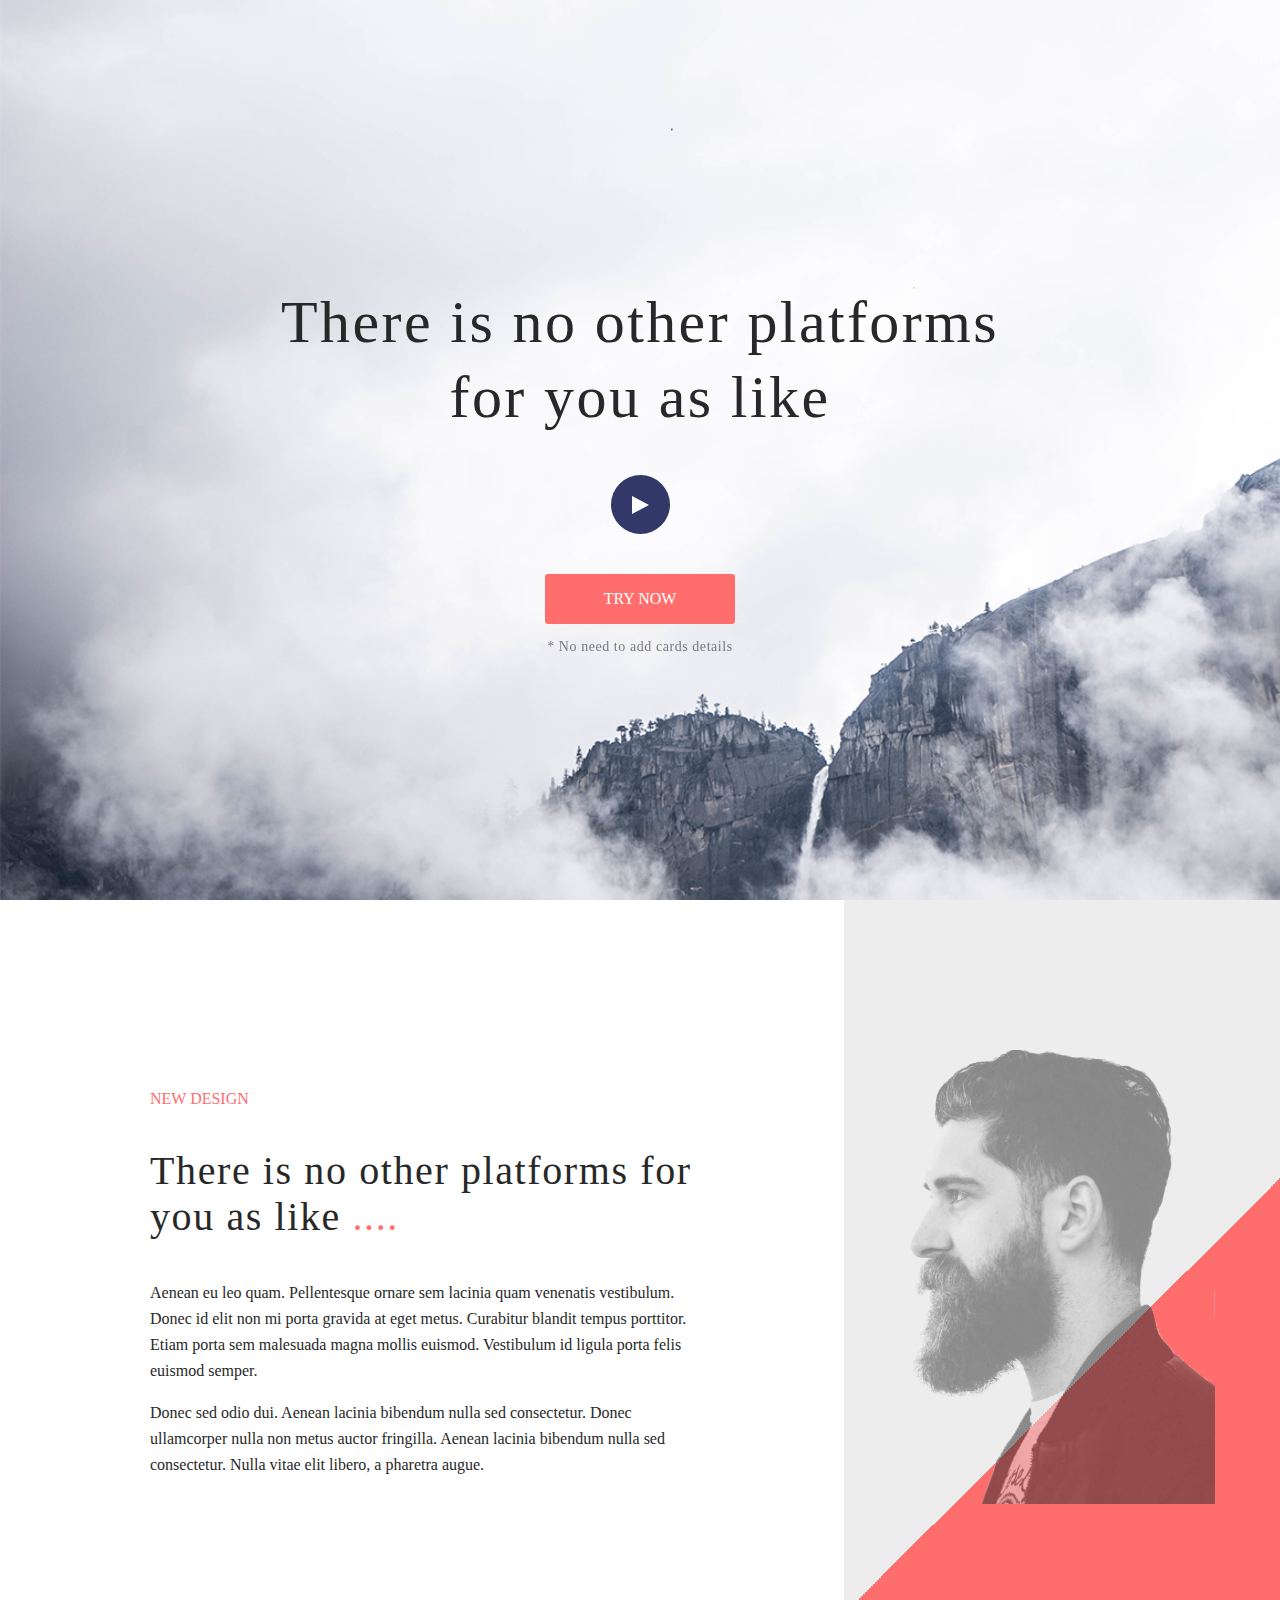
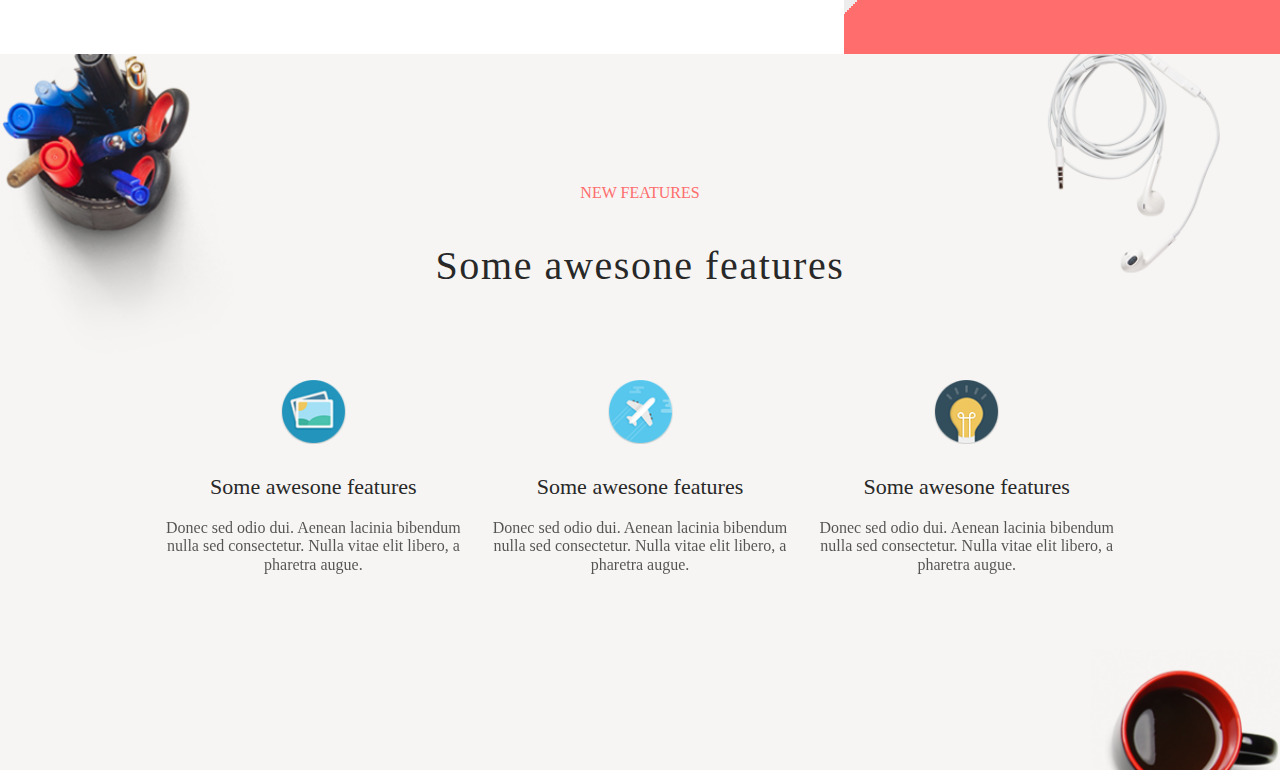
<file: index.html>
<!DOCTYPE html>
<html lang="en">
<head>
  <meta charset="UTF-8">
  <meta name="viewport" content="width=device-width, initial-scale=1.0">
  <meta http-equiv="X-UA-Compatible" content="ie=edge">
  <link rel="stylesheet" href="./css/index.css">
  <link href="https://fonts.googleapis.com/css?family=Exo:100,400" rel="stylesheet">
  <title>Corporate Landing</title>
</head>

<body>
  <section class="intro">
    <h1 class="intro__title">There is no other platforms for you as like</h1>
    <div class="intro__play"></div>
    <button class="intro__try">Try now</button>
    <label class="intro__label">* No need to add cards details</label>
  </section>

  <section class="info">
    <div class="info__text">
      <label class="info__label label">NEW DESIGN</label>
      <h3 class="info__caption caption">There is no other platforms for you as like <span>....</span></h3>
      <p class="info__decription">Aenean eu leo quam. Pellentesque ornare sem lacinia 
         quam venenatis vestibulum. Donec id elit non mi porta gravida at 
         eget metus. Curabitur blandit tempus porttitor. Etiam porta sem malesuada 
         magna mollis euismod. Vestibulum id ligula porta felis euismod semper.
      </p>   

      <p class="info__decription">Donec sed odio dui. Aenean lacinia bibendum nulla sed consectetur. 
         Donec ullamcorper nulla non metus auctor fringilla. Aenean lacinia bibendum 
         nulla sed consectetur. Nulla vitae elit libero, a pharetra augue.
      </p>
    </div>
    <div class="info__man">
      <img src="./img/man.png" class="info__man-img" />
    </div>
  </section>

  <section class="features">
    <label class="features__label label">NEW FEATURES</label>
    <h3 class="features__caption caption">Some awesone features</h3>
    <div class="features__content">
      <div class="features__item feature">
        <img class="feature__img" src="./img/feature1.png"/>
        <div class="feature__name">Some awesone features</div>
        <p class="feature__description">Donec sed odio dui. 
          Aenean lacinia bibendum nulla sed consectetur. 
          Nulla vitae elit libero, a pharetra augue.
        </p>
      </div>

      <div class="features__item feature">
        <img class="feature__img" src="./img/feature2.png"/>
        <div class="feature__name">Some awesone features</div>
        <p class="feature__description">Donec sed odio dui. 
          Aenean lacinia bibendum nulla sed consectetur. 
          Nulla vitae elit libero, a pharetra augue.
        </p>
      </div>

        <div class="features__item feature">
          <img class="feature__img" src="./img/feature3.png"/>
          <div class="feature__name">Some awesone features</div>
          <p class="feature__description">Donec sed odio dui. 
            Aenean lacinia bibendum nulla sed consectetur. 
            Nulla vitae elit libero, a pharetra augue.
          </ps>
        </div>
    </div>
  </section>
</body>
</html>
</file>
<file: css/index.css>
@import 'normalize.css'; 

/* main styles */

* {
  font-family: 'Exo', sans-serif;
}

button {
  outline: none;
  border: none;
}

.caption {
  color: #282828;
  letter-spacing: 1.6px;
  font-size: 40px;
  font-weight: 500;
}

.caption span {
  color: #ff6d6d;
}

.label {
  color: #ff6d6d;
  font-size: 16px;
}

/* first section */

.intro {
  height: 100vh;
  min-height: 500px;
  background-image: url(../img/mounts.png);
  background-size: cover;
  background-repeat: no-repeat;
  display: flex;
  flex-direction: column;
  align-items: center;
  justify-content: center;
}

.intro__title {
  font-weight: 100;
  font-size: 60px;
  letter-spacing: 2.4px;
  line-height: 75px;
  color: #282828;
  max-width: 735px;
  text-align: center;
  margin-bottom: 40px;
}

.intro__play {
  width: 59px;
  height: 59px;
  background-color: #323969;
  border-radius: 50%;
  display: flex;
  align-items: center;
  justify-content: center;
  margin-bottom: 40px;
}

.intro__play:after {
  content: '';
  width: 0;
  height: 0;
  border-style: solid;
  border-width: 9.5px 0 9.5px 17px;
  border-color: transparent transparent transparent #ffffff;
}

.intro__try {
  width: 190px;
  height: 50px;
  border-radius: 3px;
  background-color: #ff6d6d;
  color: #fff;
  font-size: 16px;
  text-transform: uppercase;
  margin-bottom: 15px;
}

.intro__label {
  opacity: 0.6;
  color: #282828;
  font-size: 14px;
  letter-spacing: 0.56px;
}

/* second section */

.info {
  display: flex;
}

.info__text {
  padding: 190px 150px 160px;
  flex: 5;
}

.info__decription {
  color: #282828;
  font-size: 16px;
  line-height: 26px;
  font-weight: 500;
}

.info__man {
  width: 550px;
  background: linear-gradient(135deg, #ededed 60%, #ff6d6d 40%);
  display: flex;
  align-items: center;
  justify-content: center;
  flex: 4;
}

.info__man-img {
  filter: grayscale(1);
  opacity: 0.5;
  width: 70%;
}

/* third section */

.features {
  background-image: url(../img/features-bg.png);
  display: flex;
  align-items: center;
  flex-direction: column;
  background-position: center;
  background-size: cover;
  background-repeat: no-repeat;
  padding: 130px 150px 180px;
}

.features__caption {
  margin-bottom: 90px;
}

.features__content {
  display: flex;
  justify-content: space-between;
  align-self: stretch;
}

.feature {
  display: flex;
  flex-direction: column;
  align-items: center;
}

.feature__img {
  width: 65px;
  height: 65px;
  margin-bottom: 30px;
}

.feature__name {
  font-size: 22px;
  color: #282828;
  text-align: center;
}

.feature__description {
  text-align: center;
  max-width: 350px;
  font-size: 16px;
  opacity: 0.66;
  margin-top: 20px;
}
</file>
